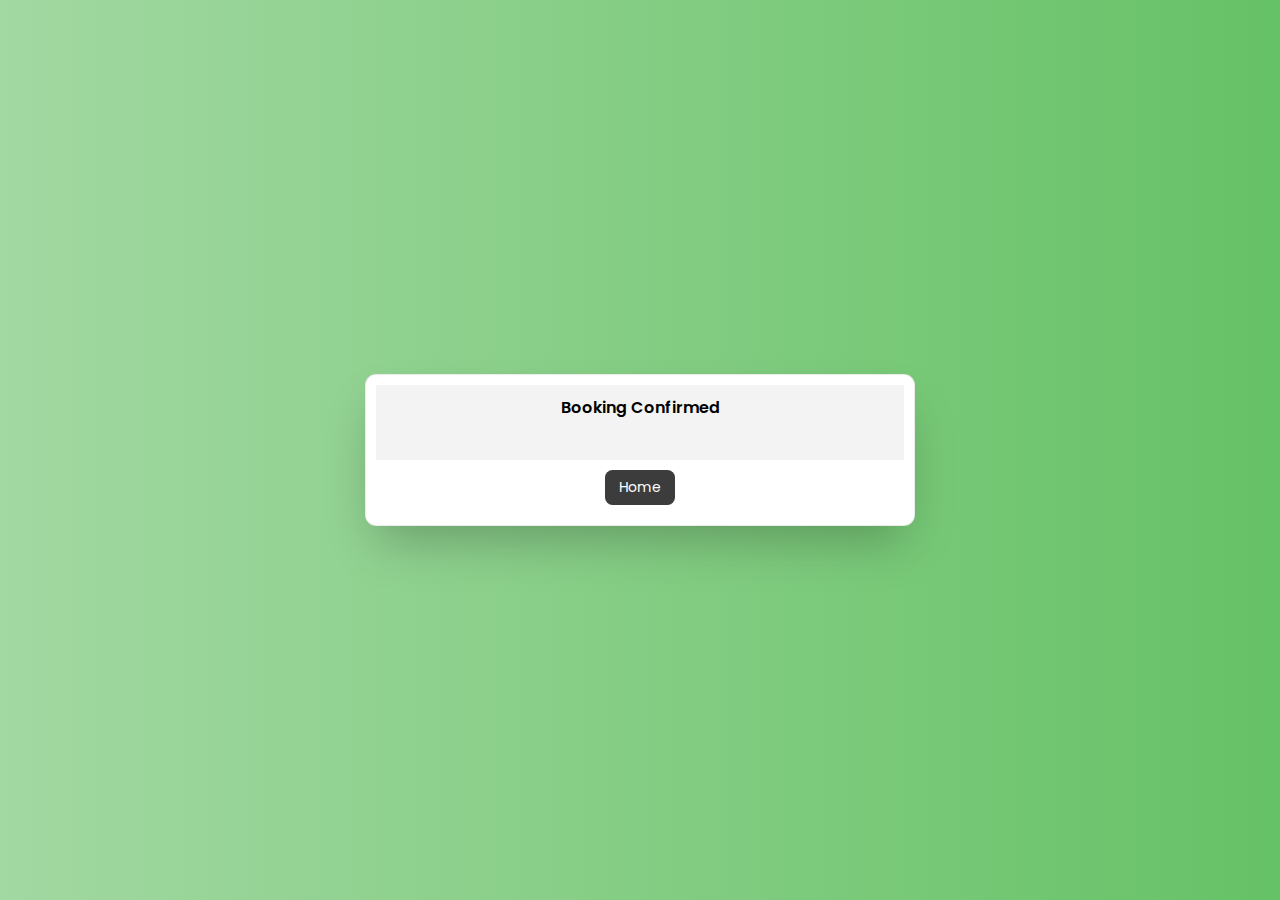
<file: confirmation.html>
<!DOCTYPE html>
<html lang="en">
  <head>

    <meta charset="UTF-8" />
    <meta name="viewport" content="width=device-width, initial-scale=1.0" />
    <title>Confirmation</title>

    <!--Style Sheet-->
    <link rel="stylesheet" href="confirmation.css">

    <!--Google Fonts and Icons-->
    <link
      href="https://fonts.googleapis.com/icon?family=Material+Icons|Material+Icons+Outlined|Material+Icons+Round|Material+Icons+Sharp|Material+Icons+Two+Tone"
      rel="stylesheet"
    />
    <link rel="preconnect" href="https://fonts.googleapis.com" />
    <link rel="preconnect" href="https://fonts.gstatic.com" crossorigin />
    <link
      href="https://fonts.googleapis.com/css2?family=Poppins:wght@100;200;300;400;500;600;700;800;900&display=swap"
      rel="stylesheet"
    />

  </head>
  <body>


    <div class="rooms">
      <div class="form">
        <div class="screen">

          <!--Lab Name-->
          <div class="head">
            <div class="title">Booking Confirmed</div>
          </div>

        </div>
        <div class="home">
            <a href="home.html"><button type="button">Home</button></a>
        </div>
      </div>
    </div>

</body>
</html>
</file>
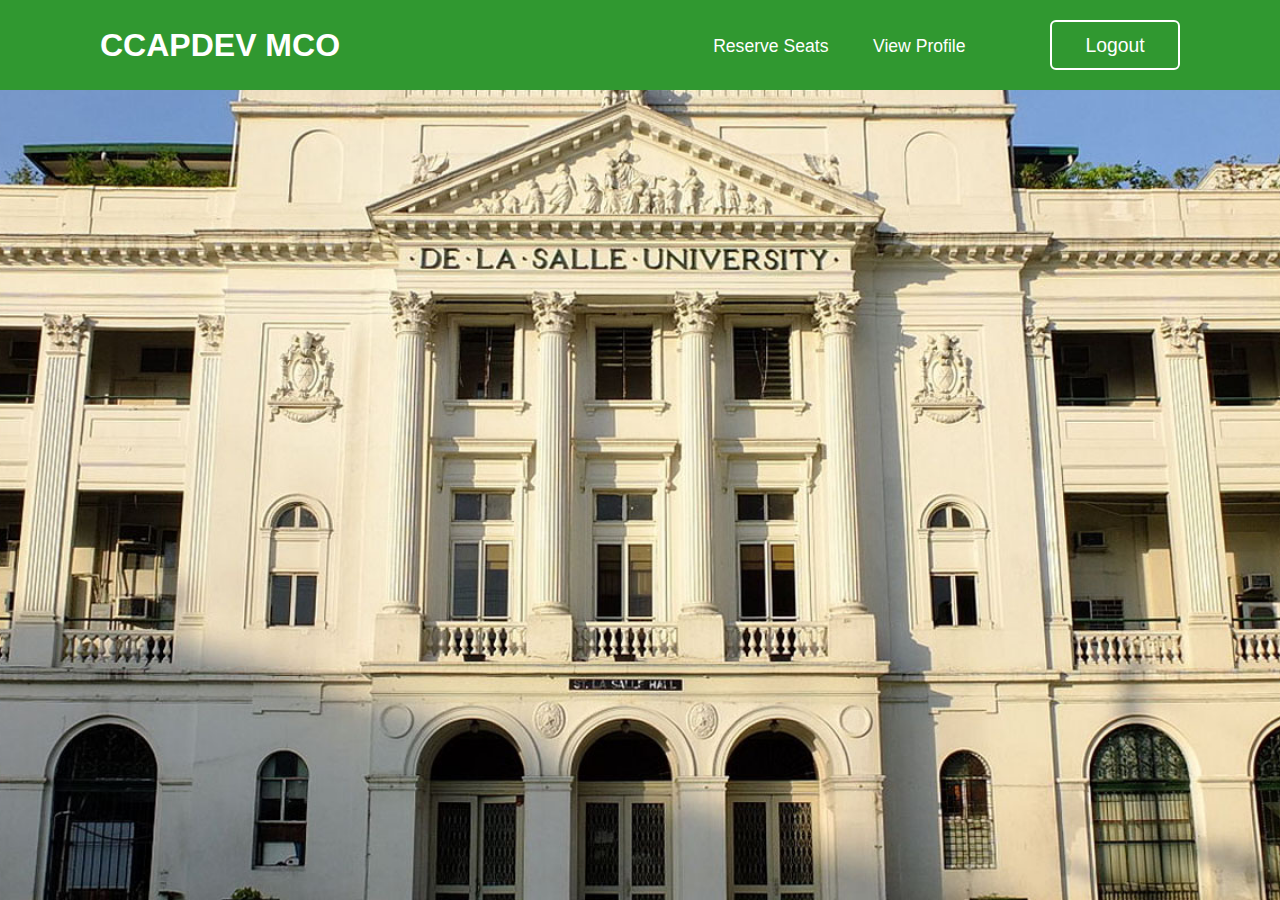
<file: home.html>
<!DOCTYPE html>
<html lang = "en">
    <head>
        <!--IDK-->
        <meta charset="UTC-8">
        <meta http-equiv="X-UA-Compatible" content="IE=Edge">
        <meta name="viewport" content="width =device-width,initial-scale=1.0">

        <title>
            Student Home Page
        </title>

        <!--Style Sheet-->
        <link rel="stylesheet" href="home.css">

    </head>

    <body>
        <header>
            <h2 class="logo"> CCAPDEV MCO</h2>
            <!--Top bar-->
            <nav class="navigation">
                <a href="labSelection.html">Reserve Seats</a>
                <a href="profile.html">View Profile</a>
                <a href="index.html"><button class="logout"> Logout </button></a>
            </nav>

        </header>
    </body>
</html>
</file>
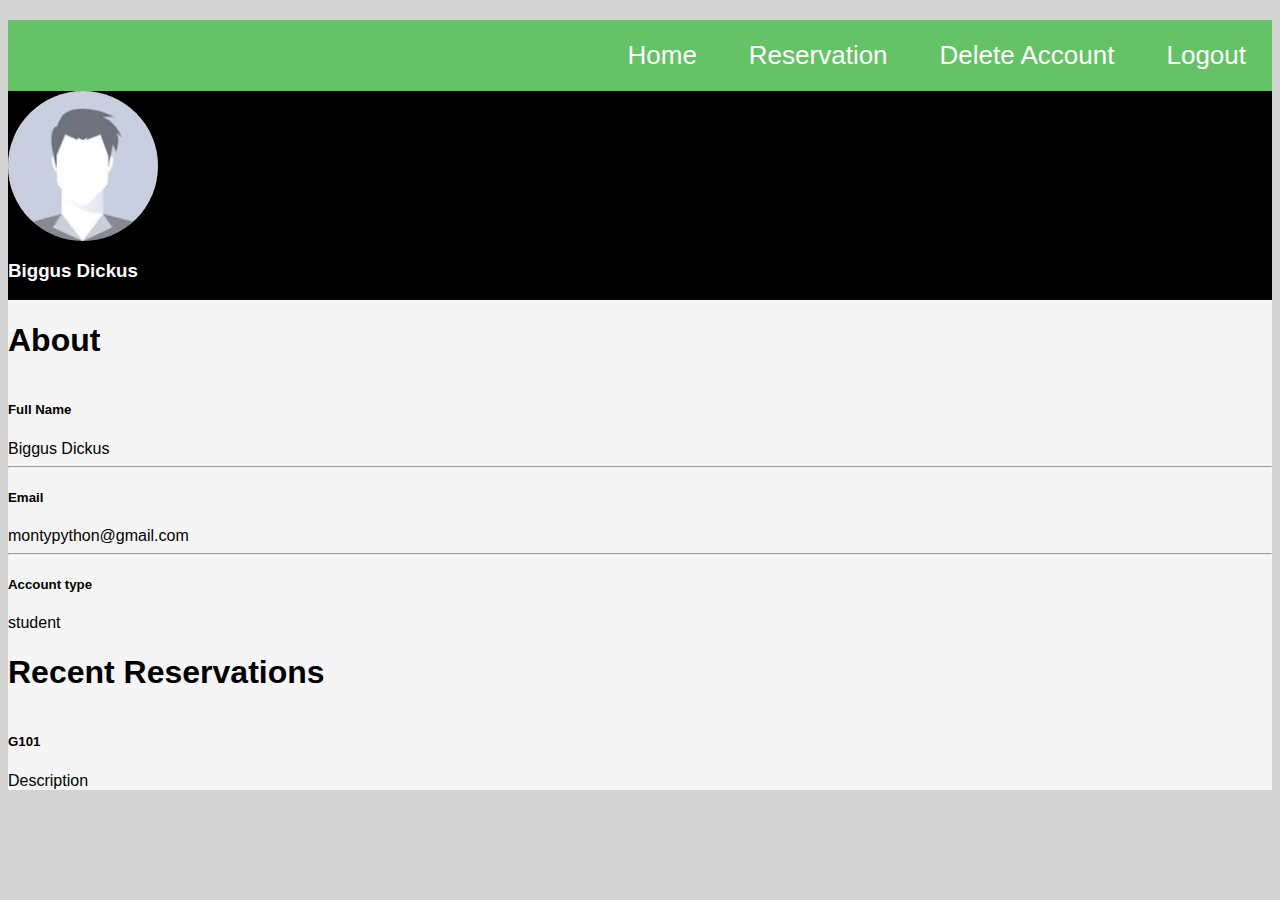
<file: home_tech.html>
<!DOCTYPE html>
<html>
    <head>
        <title>
            Profile Page
        </title>

        <!--Style Sheet-->
        <link rel="stylesheet" href="https://cdn.jsdelivr.net/npm/bootstrap@4.5.3/dist/css/bootstrap.min.css" integrity="sha384-TX8t27EcRE3e/ihU7zmQxVncDAy5uIKz4rEkgIXeMed4M0jlfIDPvg6uqKI2xXr2" crossorigin="anonymous">
        <link rel="stylesheet" href="profile.css">

    </head>

    <body>
        <!--Container Panel-->
        <div class="container">
            <div class="main">
                <!--Top bar-->
                <div class="topbar">
                    <a href="index.html">Logout</a>
                    <a href="index.html">Delete Account</a>
                    <a href="labSelection.html">Reservation</a>
                    <a href="home_tech.html">Home</a>

                </div>

                <!--Side bar-->
                <div class="row">
                    <div class="col-md-4 mt-1">
                        <div class="card text-center sidebar">
                            <div class="card-body">
                                <form action="upload.php" method="post" enctype="multipart/form-data">
                                    <label for="fileToUpload">
                                        <div class="profile-pic" style="background-image: url('blank.jpg')">
                                      <span class="glyphicon glyphicon-camera"></span>
                                      <span>Change Image</span>
                                  </div>
                                  </label>
                                  <input type="File" name="fileToUpload" id="fileToUpload">
                                </form>
                               
                                <div class="edit1">
                                    <ion-icon name="create-outline"></ion-icon>
                                </div>
                                <div class="mt-3">
                                    <h3>Biggus Dickus</h3>
                                </div>
                            </div>
                        </div>
                    </div>

                    <!--About Card-->
                    <div class="col-md-8 mt-1">
                        <div class="card mb-3 content">
                            <h1 class="m-3 pt-3"> About</h1>
                            <div class="card-body">

                                <!--Name-->
                                <div class="row">
                                    <div class="col-md-3">
                                        <h5> Full Name</h5>
                                    </div>

                                    <div class="col-md-9 text-secondary">
                                        Biggus Dickus
                                    </div>
                                    <div class="edit2">
                                        <ion-icon name="create-outline"></ion-icon>
                                    </div>
                                </div>

                                <hr>

                                <!--Email-->
                                <div class="row">
                                    <div class="col-md-3">
                                        <h5> Email</h5>
                                    </div>

                                    <div class="col-md-9 text-secondary">
                                        montypython@gmail.com
                                    </div>
                                </div>

                                <hr>

                                <!--Account type-->
                                <div class="row">
                                    <div class="col-md-3">
                                        <h5> Account type</h5>
                                    </div>

                                    <div class="col-md-9 text-secondary">
                                        student
                                    </div>
                                </div>
                            </div>
                        </div>

                        <!--Extra Card-->
                        <div class="card mb-3 content">
                            <h1 class="m-3"> Recent Reservations</h1>
                            <div class="card-body">
                                <div class="row">
                                    <div class="col-md-3">
                                        <h5>G101</h5>
                                    </div>
                                    <div class="col-md-9 text-secondary">
                                        Description
                                    </div>

                                    <div class="edit3">
                                        <ion-icon name="create-outline"></ion-icon>
                                    </div>
                                </div>
                            </div>

                        </div>
                    </div>
                </div>
            </div>
        </div>
    </body>
</html>
</file>
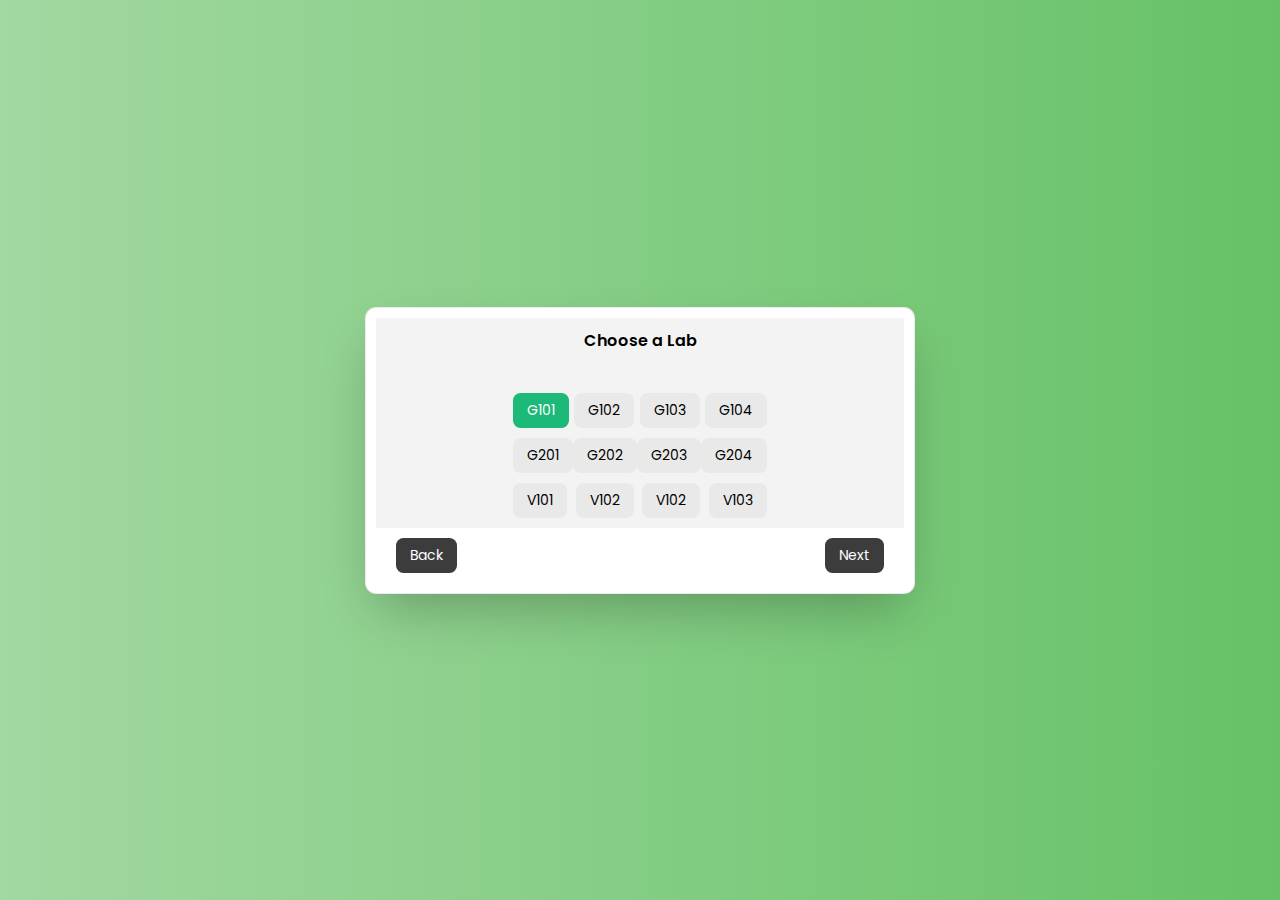
<file: labSelection.html>
<!DOCTYPE html>
<html lang="en">
  <head>

    <meta charset="UTF-8" />
    <meta name="viewport" content="width=device-width, initial-scale=1.0" />
    <title>Lab Selection</title>

    <!--Style Sheet-->
    <link rel="stylesheet" href="labSelection.css">

    <!--Google Fonts and Icons-->
    <link
      href="https://fonts.googleapis.com/icon?family=Material+Icons|Material+Icons+Outlined|Material+Icons+Round|Material+Icons+Sharp|Material+Icons+Two+Tone"
      rel="stylesheet"
    />
    <link rel="preconnect" href="https://fonts.googleapis.com" />
    <link rel="preconnect" href="https://fonts.gstatic.com" crossorigin />
    <link
      href="https://fonts.googleapis.com/css2?family=Poppins:wght@100;200;300;400;500;600;700;800;900&display=swap"
      rel="stylesheet"
    />

  </head>
  <body>


    <div class="rooms">
      <div class="form">
        <div class="slot-selector">

          <!--Lab Name-->
          <div class="head">
            <div class="title">Choose a Lab</div>
          </div>

          <div class="lab-slots">

            <!--lab Slots-->
            <div class="labs">
              <input type="radio" name="lab" id="l1" checked />
              <label for="l1" class="lab">G101</label>
              <input type="radio" id="l2" name="lab" />
              <label for="l2" class="lab"> G102 </label>
              <input type="radio" id="l3" name="lab" />
              <label for="l3" class="lab"> G103 </label>
              <input type="radio" id="l4" name="lab" />
              <label for="l4" class="lab"> G104 </label>
            </div>

            <!--lab Slots-->
            <div class="labs">
              <input type="radio" name="lab" id="l5">
              <label for="l5" class="lab">G201</label>
              <input type="radio" id="l6" name="lab" />
              <label for="l6" class="lab"> G202 </label>
              <input type="radio" id="l7" name="lab" />
              <label for="l7" class="lab"> G203 </label>
              <input type="radio" id="l8" name="lab" />
              <label for="l8" class="lab"> G204 </label>
            </div>

            <!--lab Slots-->
            <div class="labs">
              <input type="radio" name="lab" id="l9">
              <label for="l9" class="lab">V101</label>
              <input type="radio" id="l10" name="lab" />
              <label for="l10" class="lab"> V102 </label>
              <input type="radio" id="l11" name="lab" />
              <label for="l11" class="lab"> V102 </label>
              <input type="radio" id="l12" name="lab" />
              <label for="l12" class="lab"> V103 </label>
            </div>

          </div>
        </div>
        <div class="book">
            <button type="button" onclick="window.location.href = 'profile.html';">Back</button>
            <a href="reserve.html"><button type="button">Next</button></a>
        </div>
      </div>
    </div>
</file>
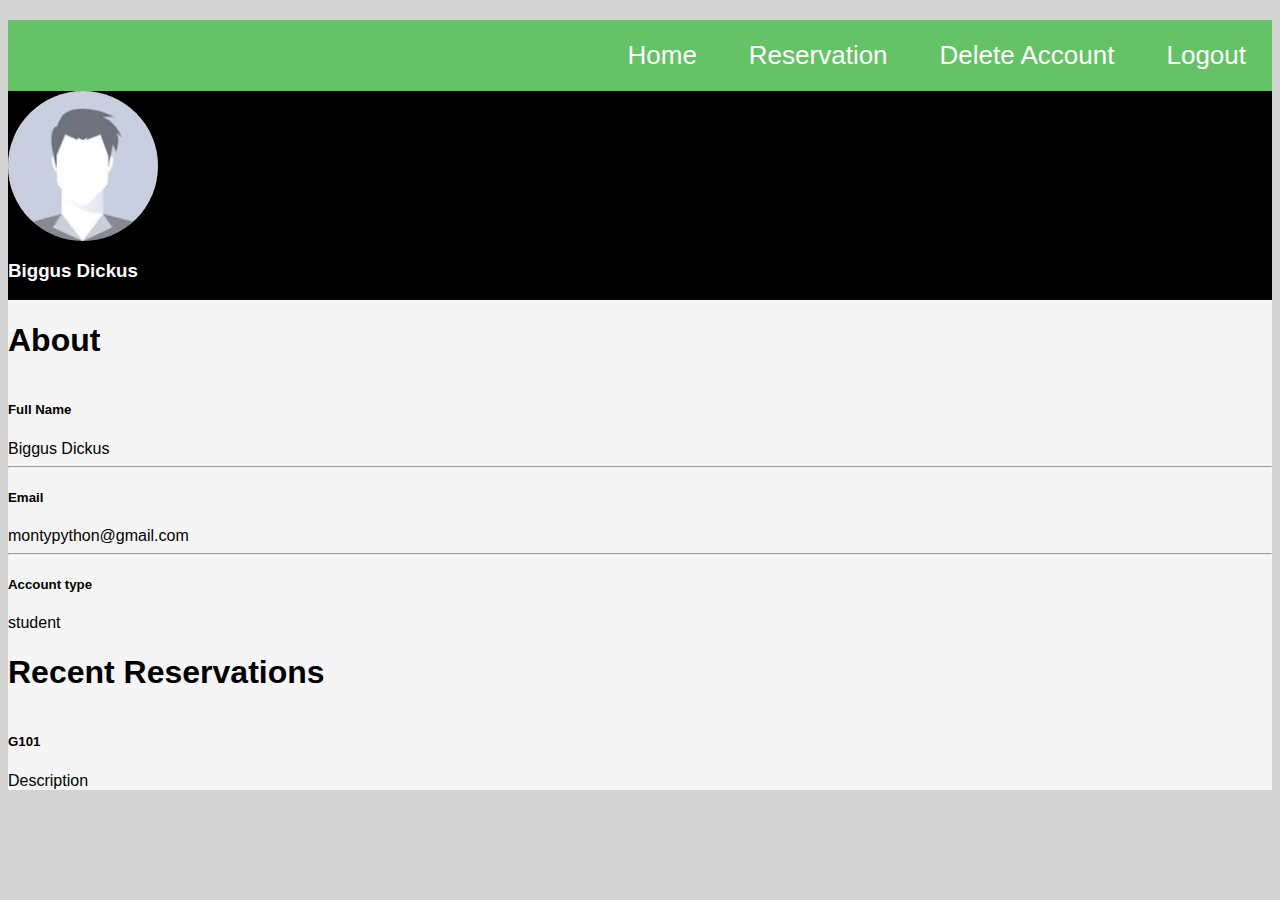
<file: profile.html>
<!DOCTYPE html>
<html>
    <head>
        <title>
            Profile Page
        </title>

        <!--Style Sheet-->
        <link rel="stylesheet" href="https://cdn.jsdelivr.net/npm/bootstrap@4.5.3/dist/css/bootstrap.min.css" integrity="sha384-TX8t27EcRE3e/ihU7zmQxVncDAy5uIKz4rEkgIXeMed4M0jlfIDPvg6uqKI2xXr2" crossorigin="anonymous">
        <link rel="stylesheet" href="profile.css">

    </head>

    <body>
        <!--Container Panel-->
        <div class="container">
            <div class="main">
                <!--Top bar-->
                <div class="topbar">
                    <a href="index.html">Logout</a>
                    <a href="index.html">Delete Account</a>
                    <a href="labSelection.html">Reservation</a>
                    <a href="home.html">Home</a>

                </div>

                <!--Side bar-->
                <div class="row">
                    <div class="col-md-4 mt-1">
                        <div class="card text-center sidebar">
                            <div class="card-body">
                                <form action="upload.php" method="post" enctype="multipart/form-data">
                                    <label for="fileToUpload">
                                        <div class="profile-pic" style="background-image: url('blank.jpg')">
                                      <span class="glyphicon glyphicon-camera"></span>
                                      <span>Change Image</span>
                                  </div>
                                  </label>
                                  <input type="File" name="fileToUpload" id="fileToUpload">
                                </form>
                               
                                <div class="edit1">
                                    <ion-icon name="create-outline"></ion-icon>
                                </div>
                                <div class="mt-3">
                                    <h3>Biggus Dickus</h3>
                                </div>
                            </div>
                        </div>
                    </div>

                    <!--About Card-->
                    <div class="col-md-8 mt-1">
                        <div class="card mb-3 content">
                            <h1 class="m-3 pt-3"> About</h1>
                            <div class="card-body">

                                <!--Name-->
                                <div class="row">
                                    <div class="col-md-3">
                                        <h5> Full Name</h5>
                                    </div>

                                    <div class="col-md-9 text-secondary">
                                        Biggus Dickus
                                    </div>
                                    <div class="edit2">
                                        <ion-icon name="create-outline"></ion-icon>
                                    </div>
                                </div>

                                <hr>

                                <!--Email-->
                                <div class="row">
                                    <div class="col-md-3">
                                        <h5> Email</h5>
                                    </div>

                                    <div class="col-md-9 text-secondary">
                                        montypython@gmail.com
                                    </div>
                                </div>

                                <hr>

                                <!--Account type-->
                                <div class="row">
                                    <div class="col-md-3">
                                        <h5> Account type</h5>
                                    </div>

                                    <div class="col-md-9 text-secondary">
                                        student
                                    </div>
                                </div>
                            </div>
                        </div>

                        <!--Extra Card-->
                        <div class="card mb-3 content">
                            <h1 class="m-3"> Recent Reservations</h1>
                            <div class="card-body">
                                <div class="row">
                                    <div class="col-md-3">
                                        <h5>G101</h5>
                                    </div>
                                    <div class="col-md-9 text-secondary">
                                        Description
                                    </div>

                                    <div class="edit3">
                                        <ion-icon name="create-outline"></ion-icon>
                                    </div>
                                </div>
                            </div>

                        </div>
                    </div>
                </div>
            </div>
        </div>
    </body>
</html>
</file>
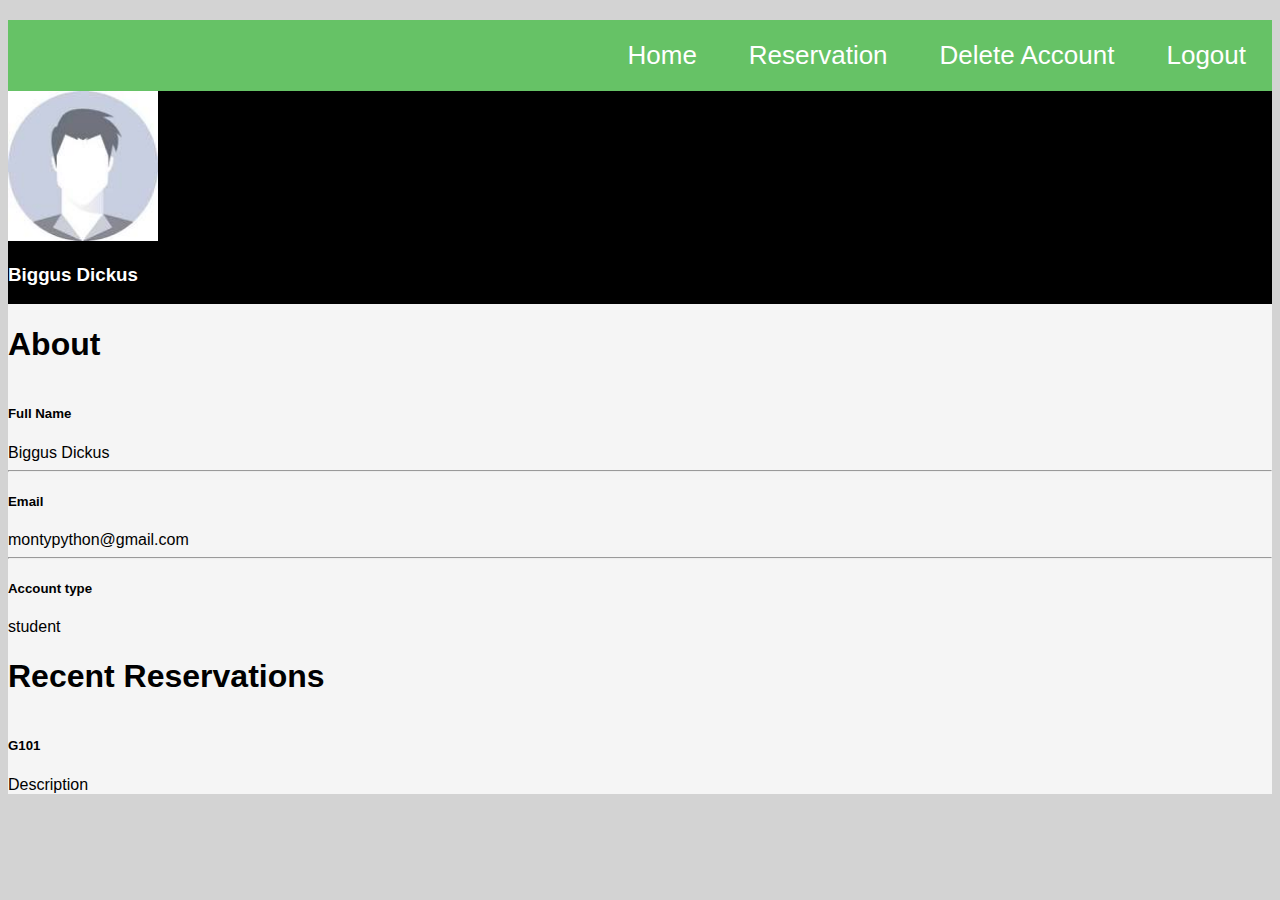
<file: profileTech.html>
<!DOCTYPE html>
<html>
    <head>
        <title>
           Tech Profile Page
        </title>

        <!--Style Sheet-->
        <link rel="stylesheet" href="https://cdn.jsdelivr.net/npm/bootstrap@4.5.3/dist/css/bootstrap.min.css" integrity="sha384-TX8t27EcRE3e/ihU7zmQxVncDAy5uIKz4rEkgIXeMed4M0jlfIDPvg6uqKI2xXr2" crossorigin="anonymous">
        <link rel="stylesheet" href="profile.css">

    </head>

    <body>
        <!--Container Panel-->
        <div class="container">
            <div class="main">
                <!--Top bar-->
                <div class="topbar">
                    <a href="index.html">Logout</a>
                    <a href="index.html">Delete Account</a>
                    <a href="labSelection.html">Reservation</a>
                    <a href="home_tech.html">Home</a>

                </div>

                <!--Side bar-->
                <div class="row">
                    <div class="col-md-4 mt-1">
                        <div class="card text-center sidebar">
                            <div class="card-body">
                                <img src="blank.jpg" class="circle" width="150">
                                <div class="edit1">
                                    <ion-icon name="create-outline"></ion-icon>
                                </div>
                                <div class="mt-3">
                                    <h3>Biggus Dickus</h3>
                                </div>
                            </div>
                        </div>
                    </div>

                    <!--About Card-->
                    <div class="col-md-8 mt-1">
                        <div class="card mb-3 content">
                            <h1 class="m-3 pt-3"> About</h1>
                            <div class="card-body">

                                <!--Name-->
                                <div class="row">
                                    <div class="col-md-3">
                                        <h5> Full Name</h5>
                                    </div>

                                    <div class="col-md-9 text-secondary">
                                        Biggus Dickus
                                    </div>
                                    <div class="edit2">
                                        <ion-icon name="create-outline"></ion-icon>
                                    </div>
                                </div>

                                <hr>

                                <!--Email-->
                                <div class="row">
                                    <div class="col-md-3">
                                        <h5> Email</h5>
                                    </div>

                                    <div class="col-md-9 text-secondary">
                                        montypython@gmail.com
                                    </div>
                                </div>

                                <hr>

                                <!--Account type-->
                                <div class="row">
                                    <div class="col-md-3">
                                        <h5> Account type</h5>
                                    </div>

                                    <div class="col-md-9 text-secondary">
                                        student
                                    </div>
                                </div>
                            </div>
                        </div>

                        <!--Extra Card-->
                        <div class="card mb-3 content">
                            <h1 class="m-3"> Recent Reservations</h1>
                            <div class="card-body">
                                <div class="row">
                                    <div class="col-md-3">
                                        <h5>G101</h5>
                                    </div>
                                    <div class="col-md-9 text-secondary">
                                        Description
                                    </div>

                                    <div class="edit3">
                                        <ion-icon name="create-outline"></ion-icon>
                                    </div>
                                </div>
                            </div>

                        </div>
                    </div>
                </div>
            </div>
        </div>
    </body>
</html>
</file>
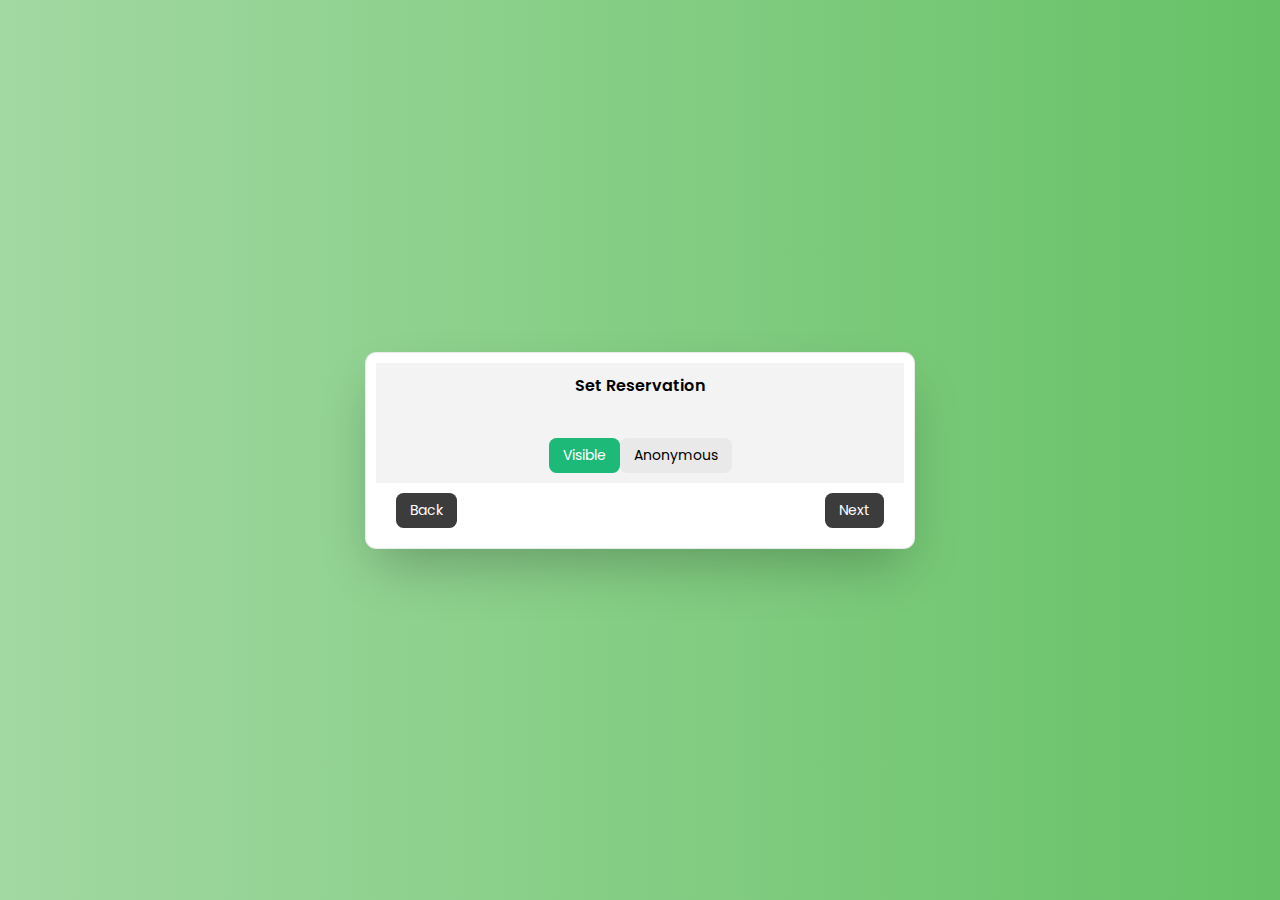
<file: reservationConfirmation.html>
<!DOCTYPE html>
<html lang="en">
  <head>

    <meta charset="UTF-8" />
    <meta name="viewport" content="width=device-width, initial-scale=1.0" />
    <title>Lab Selection</title>

    <!--Style Sheet-->
    <link rel="stylesheet" href="reservationConfirmation.css">

    <!--Google Fonts and Icons-->
    <link
      href="https://fonts.googleapis.com/icon?family=Material+Icons|Material+Icons+Outlined|Material+Icons+Round|Material+Icons+Sharp|Material+Icons+Two+Tone"
      rel="stylesheet"
    />
    <link rel="preconnect" href="https://fonts.googleapis.com" />
    <link rel="preconnect" href="https://fonts.gstatic.com" crossorigin />
    <link
      href="https://fonts.googleapis.com/css2?family=Poppins:wght@100;200;300;400;500;600;700;800;900&display=swap"
      rel="stylesheet"
    />

  </head>
  <body>


    <div class="rooms">
      <div class="form">
        <div class="slot-selector">

          <!--Lab Name-->
          <div class="head">
            <div class="title">Set Reservation</div>
          </div>

          <div class="view-slider">

            <!--lab Slots-->
            <div class="status">
              <input type="radio" name="view" id="l1" checked />
              <label for="l1" class="view"> Visible</label>
              <input type="radio" id="l2" name="view" />
              <label for="l2" class="view"> Anonymous </label>

            </div>
          </div>
        </div>
        <div class="book">
            <button type="button" onclick="window.location.href = 'reserve.html';">Back</button>
            <a href="home.html"><button type="button">Next</button></a>
        </div>
      </div>
    </div>
</file>
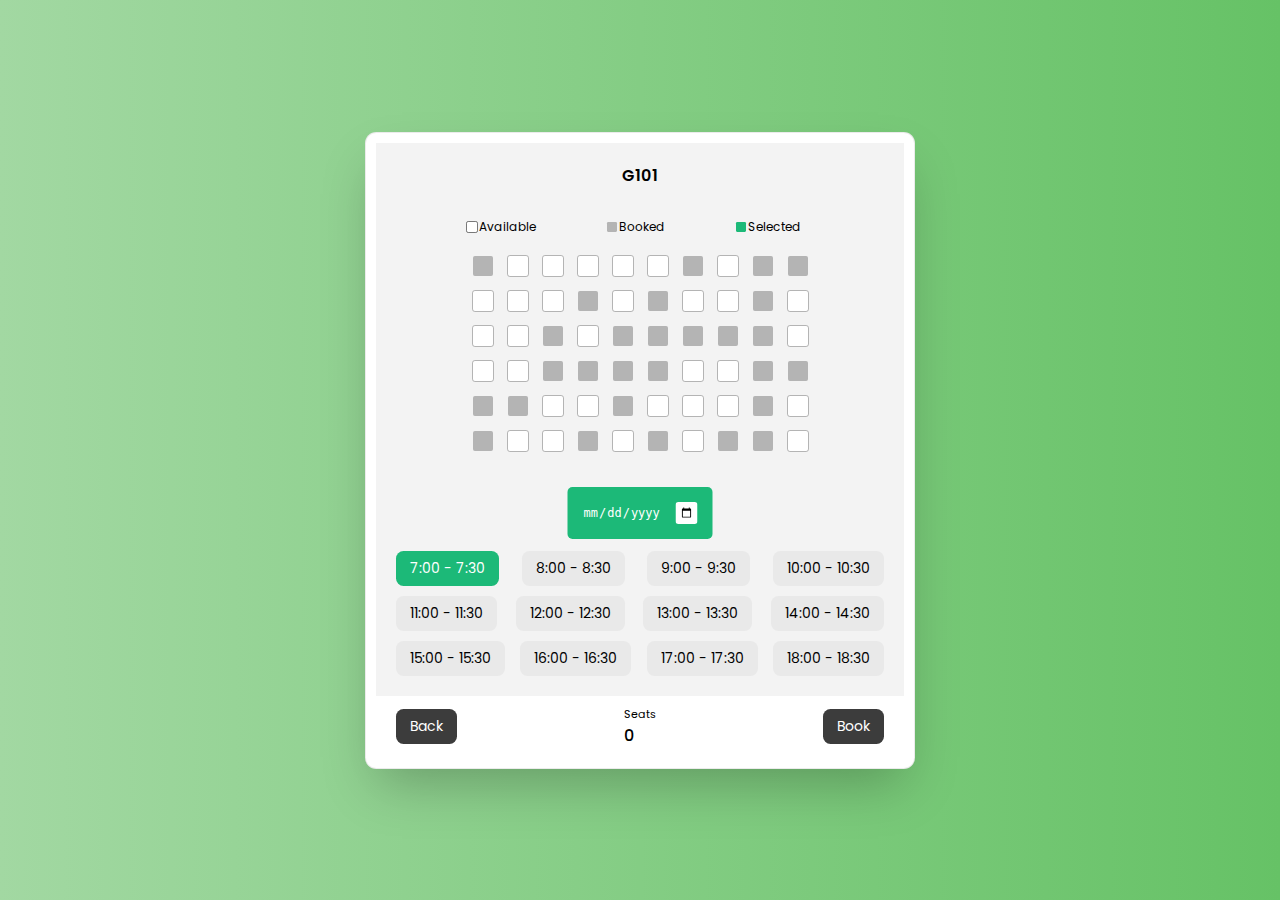
<file: reserve.html>
<!DOCTYPE html>
<html lang="en">
  <head>

    <meta charset="UTF-8" />
    <meta name="viewport" content="width=device-width, initial-scale=1.0" />
    <title>Lab Booking</title>

    <!--Style Sheet-->
    <link rel="stylesheet" href="reserve.css">

    <!--Google Fonts and Icons-->
    <link
      href="https://fonts.googleapis.com/icon?family=Material+Icons|Material+Icons+Outlined|Material+Icons+Round|Material+Icons+Sharp|Material+Icons+Two+Tone"
      rel="stylesheet"
    />
    <link rel="preconnect" href="https://fonts.googleapis.com" />
    <link rel="preconnect" href="https://fonts.gstatic.com" crossorigin />
    <link
      href="https://fonts.googleapis.com/css2?family=Poppins:wght@100;200;300;400;500;600;700;800;900&display=swap"
      rel="stylesheet"
    />

  </head>
  <body>


    <div class="lab">
      <div class="form">
        <div class="slot-selector">

          <!--Lab Name-->
          <div class="head">
            <div class="title">G101</div>
          </div>

          <div class="seats">
            <div class="status">
              <div class="item">Available</div>
              <div class="item">Booked</div>
              <div class="item">Selected</div>
            </div>

            <!--Box slots-->
            <div class="all-seats">
              <input type="checkbox" name="box" id="s1" />
              <label for="s1" class="seat booked"></label>
            </div>
          </div>

          <input type="date">

          <div class="timings">

            <!--Time Slots-->
            <div class="times">
              <input type="radio" name="time" id="t1" checked />
              <label for="t1" class="time">7:00 - 7:30</label>
              <input type="radio" id="t2" name="time" />
              <label for="t2" class="time"> 8:00 - 8:30 </label>
              <input type="radio" id="t3" name="time" />
              <label for="t3" class="time"> 9:00 - 9:30 </label>
              <input type="radio" id="t4" name="time" />
              <label for="t4" class="time"> 10:00 - 10:30 </label>
            </div>

            <!--Time Slots-->
            <div class="times">
              <input type="radio" name="time" id="t5">
              <label for="t5" class="time">11:00 - 11:30</label>
              <input type="radio" id="t6" name="time" />
              <label for="t6" class="time"> 12:00 - 12:30 </label>
              <input type="radio" id="t7" name="time" />
              <label for="t7" class="time"> 13:00 - 13:30 </label>
              <input type="radio" id="t8" name="time" />
              <label for="t8" class="time"> 14:00 - 14:30 </label>
            </div>

            <!--Time Slots-->
            <div class="times">
              <input type="radio" name="time" id="t9">
              <label for="t9" class="time">15:00 - 15:30</label>
              <input type="radio" id="t10" name="time" />
              <label for="t10" class="time"> 16:00 - 16:30 </label>
              <input type="radio" id="t11" name="time" />
              <label for="t11" class="time"> 17:00 - 17:30 </label>
              <input type="radio" id="t12" name="time" />
              <label for="t12" class="time"> 18:00 - 18:30 </label>
            </div>

          </div>
        </div>
        <div class="book">
          <a href="labSelection.html"><button type="button">Back</button></a>
          <div class="total">
            <span> Seats </span>
            <div class="amount">0</div>
          </div>
          <a href="setVisibility.html"><button type="button">Book</button></a>
        </div>
      </div>
    </div>


<script>
    let seatsContainer = document.querySelector(".all-seats");
    for (var i = 0; i < 59; i++) {
      let randint = Math.floor(Math.random() * 2);
      let booked = randint === 1 ? "booked" : "";
      let seatHtml = '<input type="checkbox" name="box" id="s' + (i + 1) + '" />';
      seatHtml += '<label for="s' + (i + 1) + '" class="seat ' + booked + '"></label>';
      seatsContainer.insertAdjacentHTML("beforeend", seatHtml);
    }

    let bookedSeats = document.querySelectorAll(".seat.booked");
    bookedSeats.forEach((seat) => {
      let reservedText = document.createElement("span");
      reservedText.classList.add("reserved-text");
      reservedText.textContent = "Reserved";
      seat.appendChild(reservedText);
    });

    let box = seatsContainer.querySelectorAll("input");
    box.forEach((ticket) => {
      ticket.addEventListener("change", () => {
        let amount = document.querySelector(".amount").innerHTML;
        amount = Number(amount);

        if (ticket.checked) {
          amount += 1;
        } else {
          amount -= 1;
        }
        document.querySelector(".amount").innerHTML = amount;
      });
    });
</script>

  </body>
</html>
</file>
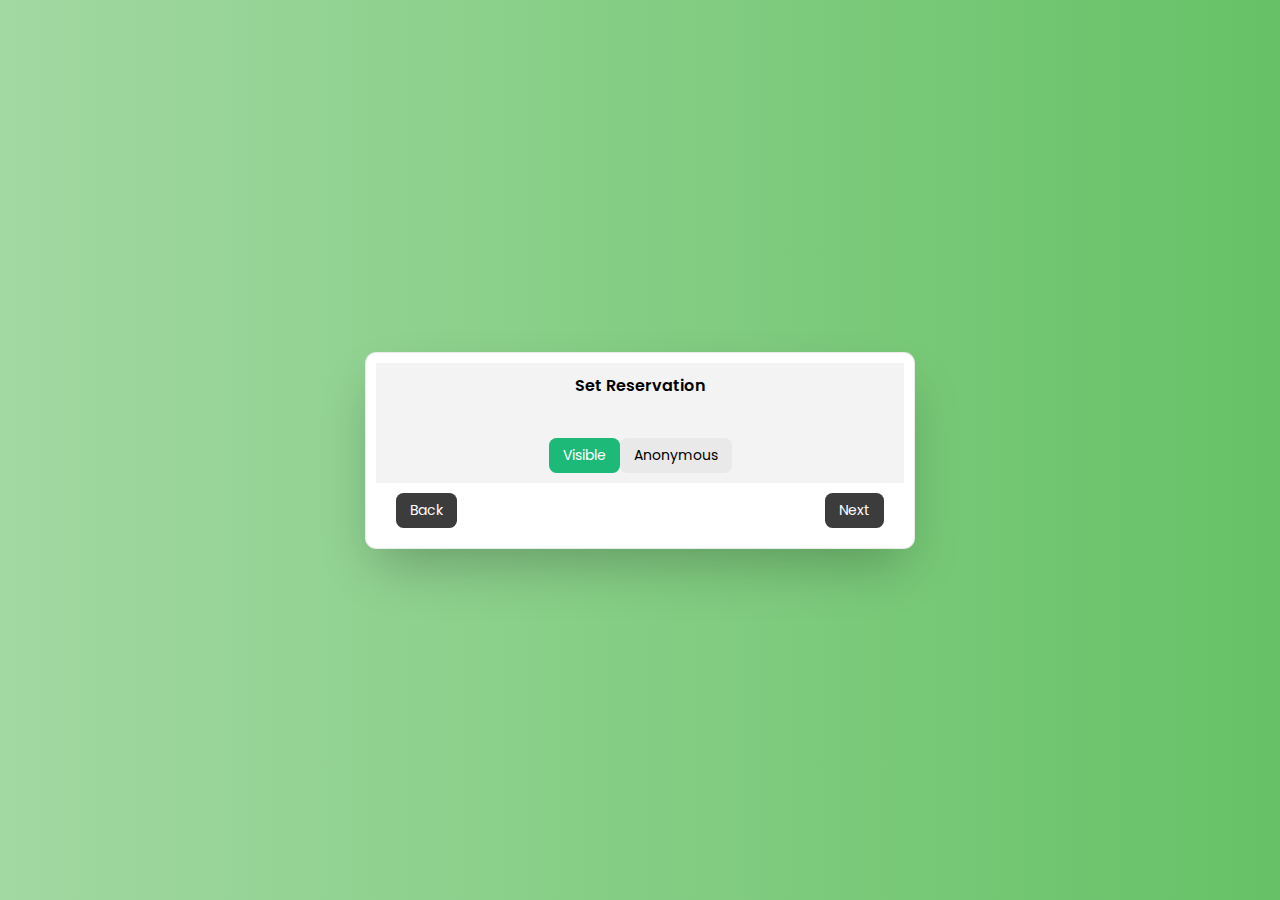
<file: setVisibility.html>
<!DOCTYPE html>
<html lang="en">
  <head>

    <meta charset="UTF-8" />
    <meta name="viewport" content="width=device-width, initial-scale=1.0" />
    <title>Lab Selection</title>

    <!--Style Sheet-->
    <link rel="stylesheet" href="setVisibility.css">

    <!--Google Fonts and Icons-->
    <link
      href="https://fonts.googleapis.com/icon?family=Material+Icons|Material+Icons+Outlined|Material+Icons+Round|Material+Icons+Sharp|Material+Icons+Two+Tone"
      rel="stylesheet"
    />
    <link rel="preconnect" href="https://fonts.googleapis.com" />
    <link rel="preconnect" href="https://fonts.gstatic.com" crossorigin />
    <link
      href="https://fonts.googleapis.com/css2?family=Poppins:wght@100;200;300;400;500;600;700;800;900&display=swap"
      rel="stylesheet"
    />

  </head>
  <body>


    <div class="rooms">
      <div class="form">
        <div class="slot-selector">

          <!--Lab Name-->
          <div class="head">
            <div class="title">Set Reservation</div>
          </div>

          <div class="view-slider">

            <!--lab Slots-->
            <div class="status">
              <input type="radio" name="view" id="l1" checked />
              <label for="l1" class="view"> Visible</label>
              <input type="radio" id="l2" name="view" />
              <label for="l2" class="view"> Anonymous </label>

            </div>
          </div>
        </div>
        <div class="book">
            <button type="button" onclick="window.location.href = 'reserve.html';">Back</button>
            <a href="home.html"><button type="button">Next</button></a>
        </div>
      </div>
    </div>
</file>
<file: confirmation.css>
body {
    width: 100%;
    height: 100vh;
    margin: 0;
    padding: 0;
  }
  .rooms {
    width: 100%;
    height: 100%;
    display: flex;
    align-items: center;
    justify-content: center;
    background: linear-gradient(
      to right,
      rgb(162, 216, 162),
      rgb(102, 194, 102)
    );
  }
  .form {
    width: 550px;
    height: fit-content;
    border: 0.4mm solid rgba(0, 0, 0, 0.08);
    border-radius: 3mm;
    box-sizing: border-box;
    padding: 10px;
    font-family: poppins;
    max-height: 96vh;
    overflow: auto;
    background: white;
    box-shadow: 0px 25px 50px -12px rgba(0, 0, 0, 0.25);
  }
  .screen {
    background: rgb(243, 243, 243);
    display: flex;
    align-items: center;
    justify-content: space-between;
    flex-direction: column;
    box-sizing: border-box;
    padding: 10px;
  }
  .head {
    width: 100%;
    display: flex;
    align-items: center;
    justify-content: center;
    margin-bottom: 30px;
  }
  .title {
    font-size: 16px;
    font-weight: 600;
  }

  input {
    display: none;
  }

  .home {
    width: 100%;
    box-sizing: border-box;
    padding: 10px 20px;
    display: flex;
    align-items: center;
    justify-content: center;
  }

  .home button {
    background: rgb(60, 60, 60);
    color: white;
    font-family: poppins;
    font-size: 14px;
    padding: 7px 14px;
    border-radius: 2mm;
    outline: none;
    border: none;
    cursor: pointer;
  }
</file>
<file: home.css>
* {
    margin: 0;
    padding: 0;
    box-sizing: border-box;
    font-family: 'Poppins', sans-serif;
}

header {
    position: fixed;
    top: 0;
    left: 0;
    width: 100%;
    padding: 20px 100px;
    background: rgb(48, 152, 48);
    display: flex;
    justify-content: space-between;
    align-items: center;
    z-index: 99;
}

body {
    display: flex;
    justify-content: center;
    align-items: center;
    min-height: 100vh;
    background: url('background.jpg') no-repeat;
    background-size: cover;
    background-position: center;


}

/* Title */
.logo {
    font-size: 2em;
    color: white;
    user-select: none;

}

/* naviagation bar */
.navigation a {
    position: relative;
    font-size: 1.1em;
    color: white;
    text-decoration: none;
    font-weight: 500;
    margin-left: 40px;

}


/* logout button */
.navigation .logout {
    width: 130px;
    height: 50px;
    background: transparent;
    border: 2px solid white;
    outline: none;
    border-radius: 6px;
    cursor: pointer;
    font-size: 1.1em;
    color: white;
    font-weight: 500;
    margin-left: 40px;
    transition: .5s;
}

.navigation .logout:hover {
    background: white;
    color: black;

}
</file>
<file: profile.css>
body {
    margin-top: 20px;
    background-color: lightgrey;
}

.main {
    font-family: Arial, Helvetica, sans-serif;
}

.topbar {
    background-color: rgb(102, 194, 102);
    overflow: hidden;
}

.topbar a {
    float: right;
    color: white;
    text-align: center;
    padding: 20px 26px;
    text-decoration:none;
    font-size: 26px;
}

.sidebar {
    background-color: black;
    color: white;
    height: 100%;
}

.sidebar a {
    margin-left: 10px;
    display: block;
    color: white;
    padding-bottom: 10px;
    font-size: 30px;
    text-decoration: none;
}

.card {
    position: relative;
    display: flex;
    flex-direction: column;
}

.content {
    background-color: whitesmoke;
}

.profile-pic {
    border-radius: 50%;
    height: 150px;
    width: 150px;
    background-size: cover;
    background-position: center;
    background-blend-mode: multiply;
    vertical-align: middle;
    text-align: center;
    color: transparent;
    transition: all .3s ease;
    text-decoration: none;
    cursor: pointer;
}

.profile-pic:hover {
    background-color: rgba(0,0,0,.5);
    z-index: 10000;
    color: #fff;
    transition: all .3s ease;
    text-decoration: none;
}

.profile-pic span {
    display: inline-block;
    padding-top: 4.5em;
    padding-bottom: 4.5em;
}

form input[type="file"] {
          display: none;
          cursor: pointer;
 }
</file>
<file: labSelection.css>
body {
    width: 100%;
    height: 100vh;
    margin: 0;
    padding: 0;
  }
  .rooms {
    width: 100%;
    height: 100%;
    display: flex;
    align-items: center;
    justify-content: center;
    background: linear-gradient(
      to right,
      rgb(162, 216, 162),
      rgb(102, 194, 102)
    );
  }
  .form {
    width: 550px;
    height: fit-content;
    border: 0.4mm solid rgba(0, 0, 0, 0.08);
    border-radius: 3mm;
    box-sizing: border-box;
    padding: 10px;
    font-family: poppins;
    max-height: 96vh;
    overflow: auto;
    background: white;
    box-shadow: 0px 25px 50px -12px rgba(0, 0, 0, 0.25);
  }
  .slot-selector {
    background: rgb(243, 243, 243);
    display: flex;
    align-items: center;
    justify-content: space-between;
    flex-direction: column;
    box-sizing: border-box;
    padding: 10px;
  }
  .head {
    width: 100%;
    display: flex;
    align-items: center;
    justify-content: center;
    margin-bottom: 30px;
  }
  .title {
    font-size: 16px;
    font-weight: 600;
  }

  input {
    display: none;
  }
  .timings {
    width: 100%;
    display: flex;
    flex-direction: column;
    align-items: center;
    justify-content: center;
    margin-top: 30px;
  }
  .labs {
    width: 100%;
    display: flex;
    align-items: center;
    justify-content: space-between;
    margin-top: 10px;
  }
  .lab {
    font-size: 14px;
    width: fit-content;
    padding: 7px 14px;
    background: rgb(233, 233, 233);
    border-radius: 2mm;
    cursor: pointer;
  }
  .lab-slots input:checked + label {
    background: rgb(28, 185, 120);
    color: white;
  }
  .book {
    width: 100%;
    box-sizing: border-box;
    padding: 10px 20px;
    display: flex;
    align-items: center;
    justify-content: space-between;
  }

  .book button {
    background: rgb(60, 60, 60);
    color: white;
    font-family: poppins;
    font-size: 14px;
    padding: 7px 14px;
    border-radius: 2mm;
    outline: none;
    border: none;
    cursor: pointer;
  }
</file>
<file: reservationConfirmation.css>
body {
    width: 100%;
    height: 100vh;
    margin: 0;
    padding: 0;
  }
  .rooms {
    width: 100%;
    height: 100%;
    display: flex;
    align-items: center;
    justify-content: center;
    background: linear-gradient(
      to right,
      rgb(162, 216, 162),
      rgb(102, 194, 102)
    );
  }
  .form {
    width: 550px;
    height: fit-content;
    border: 0.4mm solid rgba(0, 0, 0, 0.08);
    border-radius: 3mm;
    box-sizing: border-box;
    padding: 10px;
    font-family: poppins;
    max-height: 96vh;
    overflow: auto;
    background: white;
    box-shadow: 0px 25px 50px -12px rgba(0, 0, 0, 0.25);
  }
  .slot-selector {
    background: rgb(243, 243, 243);
    display: flex;
    align-items: center;
    justify-content: space-between;
    flex-direction: column;
    box-sizing: border-box;
    padding: 10px;
  }
  .head {
    width: 100%;
    display: flex;
    align-items: center;
    justify-content: center;
    margin-bottom: 30px;
  }
  .title {
    font-size: 16px;
    font-weight: 600;
  }

  input {
    display: none;
  }
  .timings {
    width: 100%;
    display: flex;
    flex-direction: column;
    align-items: center;
    justify-content: center;
    margin-top: 30px;
  }
  .status {
    width: 100%;
    display: flex;
    align-items: center;
    justify-content: space-between;
    margin-top: 10px;
  }
  .view {
    font-size: 14px;
    width: fit-content;
    padding: 7px 14px;
    background: rgb(233, 233, 233);
    border-radius: 2mm;
    cursor: pointer;
  }
  .view-slider input:checked + label {
    background: rgb(28, 185, 120);
    color: white;
  }
  .book {
    width: 100%;
    box-sizing: border-box;
    padding: 10px 20px;
    display: flex;
    align-items: center;
    justify-content: space-between;
  }

  .book button {
    background: rgb(60, 60, 60);
    color: white;
    font-family: poppins;
    font-size: 14px;
    padding: 7px 14px;
    border-radius: 2mm;
    outline: none;
    border: none;
    cursor: pointer;
  }
</file>
<file: reserve.css>
body {
  width: 100%;
  height: 100vh;
  margin: 0;
  padding: 0;
}
.lab {
  width: 100%;
  height: 100%;
  display: flex;
  align-items: center;
  justify-content: center;
  background: linear-gradient(
    to right,
    rgb(162, 216, 162),
    rgb(102, 194, 102)
  );
}
.form {
  width: 550px;
  height: fit-content;
  border: 0.4mm solid rgba(0, 0, 0, 0.08);
  border-radius: 3mm;
  box-sizing: border-box;
  padding: 10px;
  font-family: poppins;
  max-height: 96vh;
  overflow: auto;
  background: white;
  box-shadow: 0px 25px 50px -12px rgba(0, 0, 0, 0.25);
}
.slot-selector {
  background: rgb(243, 243, 243);
  display: flex;
  align-items: center;
  justify-content: space-between;
  flex-direction: column;
  box-sizing: border-box;
  padding: 20px;
}
.head {
  width: 100%;
  display: flex;
  align-items: center;
  justify-content: center;
  margin-bottom: 30px;
}
.title {
  font-size: 16px;
  font-weight: 600;
}
.seats {
  width: 100%;
  display: flex;
  align-items: center;
  justify-content: center;
  flex-direction: column;
  min-height: 150px;
  position: relative;
}
.status {
  width: 100%;
  display: flex;
  align-items: center;
  justify-content: space-evenly;
}

.item {
  font-size: 12px;
  position: relative;
}
.item::before {
  content: "";
  position: absolute;
  top: 50%;
  left: -12px;
  transform: translate(0, -50%);
  width: 10px;
  height: 10px;
  background: rgb(255, 255, 255);
  outline: 0.2mm solid rgb(120, 120, 120);
  border-radius: 0.3mm;
}
.item:nth-child(2)::before {
  background: rgb(180, 180, 180);
  outline: none;
}
.item:nth-child(3)::before {
  background: rgb(28, 185, 120);
  outline: none;
}
.all-seats {
  display: grid;
  grid-template-columns: repeat(10, 1fr);
  grid-gap: 15px;
  margin: 60px 0;
  margin-top: 20px;
  position: relative;
}
.seat {
  width: 20px;
  height: 20px;
  background: white;
  border-radius: 0.5mm;
  outline: 0.3mm solid rgb(180, 180, 180);
  cursor: pointer;
}
.all-seats input:checked + label {
  background: rgb(28, 185, 120);
  outline: none;
}
.seat.booked {
  background: rgb(180, 180, 180);
  outline: none;
}
input {
  display: none;
}
.timings {
  width: 100%;
  display: flex;
  flex-direction: column;
  align-items: center;
  justify-content: center;
  margin-top: 30px;
}
.times {
  width: 100%;
  display: flex;
  align-items: center;
  justify-content: space-between;
  margin-top: 10px;
}
.time {
  font-size: 14px;
  width: fit-content;
  padding: 7px 14px;
  background: rgb(233, 233, 233);
  border-radius: 2mm;
  cursor: pointer;
}
.timings input:checked + label {
  background: rgb(28, 185, 120);
  color: white;
}
.book {
  width: 100%;
  box-sizing: border-box;
  padding: 10px 20px;
  display: flex;
  align-items: center;
  justify-content: space-between;
}
.total {
  display: flex;
  flex-direction: column;
  align-items: flex-start;
  justify-content: center;
  font-size: 16px;
  font-weight: 500;
}
.total span {
  font-size: 11px;
  font-weight: 400;
}
.book button {
  background: rgb(60, 60, 60);
  color: white;
  font-family: poppins;
  font-size: 14px;
  padding: 7px 14px;
  border-radius: 2mm;
  outline: none;
  border: none;
  cursor: pointer;
}

/* Date */

input[type="date"]{
  display: block;
  background-color: rgb(28, 185, 120);
  padding: 15px;
  position: absolute;
  transform: translate(-50%,-50%);
  top: 57%;
  left: 50%;
  color: #ffffff;
  font-size: 12px;
  border: none;
  outline: none;
  border-radius: 5px;
}
::-webkit-calendar-picker-indicator{
  background-color: #ffffff;
  padding: 5px;
  cursor: pointer;
  border-radius: 3px;
}

/**/
.seat {
  position: relative;
  display: inline-block;
}

.seat span {
  position: absolute;
  top: 50%;
  left: 50%;
  transform: translate(-50%, -50%);
  color: white;
  background-color: black;
  font-size: 14px;
  font-weight: bold;
  opacity: 0;
  pointer-events: none;
  border: 2px solid black;
  padding: 4px 8px;
  z-index: 1; /* Bring the block to the front */
}

.seat:hover span {
  opacity: 1;
}
</file>
<file: setVisibility.css>
body {
    width: 100%;
    height: 100vh;
    margin: 0;
    padding: 0;
  }
  .rooms {
    width: 100%;
    height: 100%;
    display: flex;
    align-items: center;
    justify-content: center;
    background: linear-gradient(
      to right,
      rgb(162, 216, 162),
      rgb(102, 194, 102)
    );
  }
  .form {
    width: 550px;
    height: fit-content;
    border: 0.4mm solid rgba(0, 0, 0, 0.08);
    border-radius: 3mm;
    box-sizing: border-box;
    padding: 10px;
    font-family: poppins;
    max-height: 96vh;
    overflow: auto;
    background: white;
    box-shadow: 0px 25px 50px -12px rgba(0, 0, 0, 0.25);
  }
  .slot-selector {
    background: rgb(243, 243, 243);
    display: flex;
    align-items: center;
    justify-content: space-between;
    flex-direction: column;
    box-sizing: border-box;
    padding: 10px;
  }
  .head {
    width: 100%;
    display: flex;
    align-items: center;
    justify-content: center;
    margin-bottom: 30px;
  }
  .title {
    font-size: 16px;
    font-weight: 600;
  }

  input {
    display: none;
  }
  .timings {
    width: 100%;
    display: flex;
    flex-direction: column;
    align-items: center;
    justify-content: center;
    margin-top: 30px;
  }
  .status {
    width: 100%;
    display: flex;
    align-items: center;
    justify-content: space-between;
    margin-top: 10px;
  }
  .view {
    font-size: 14px;
    width: fit-content;
    padding: 7px 14px;
    background: rgb(233, 233, 233);
    border-radius: 2mm;
    cursor: pointer;
  }
  .view-slider input:checked + label {
    background: rgb(28, 185, 120);
    color: white;
  }
  .book {
    width: 100%;
    box-sizing: border-box;
    padding: 10px 20px;
    display: flex;
    align-items: center;
    justify-content: space-between;
  }

  .book button {
    background: rgb(60, 60, 60);
    color: white;
    font-family: poppins;
    font-size: 14px;
    padding: 7px 14px;
    border-radius: 2mm;
    outline: none;
    border: none;
    cursor: pointer;
  }
</file>
